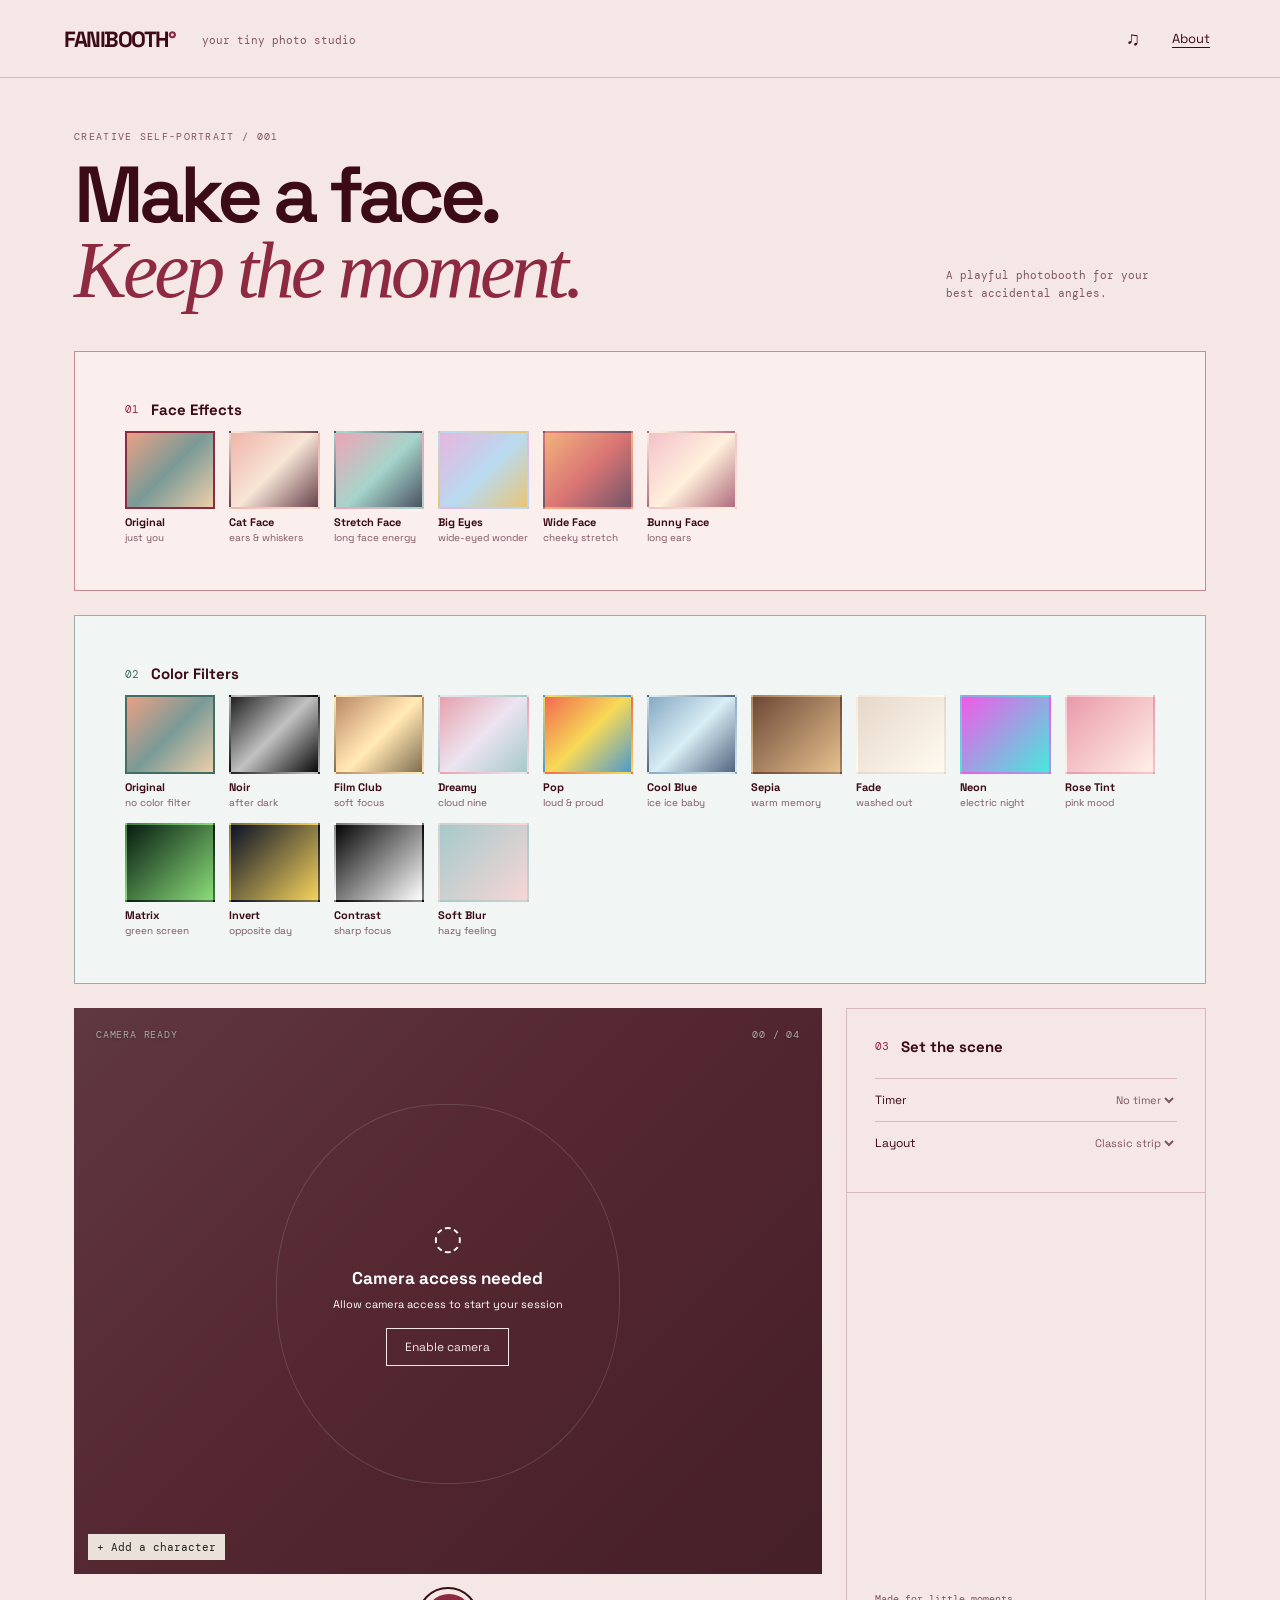
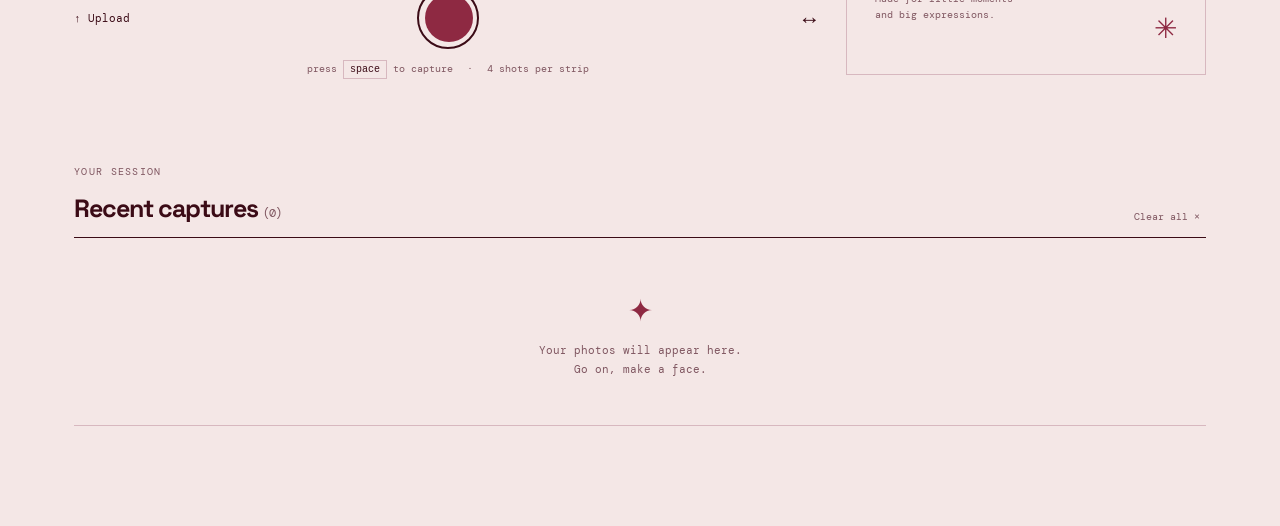
<file: index-2.html>
<!doctype html>
<html lang="id">
  <head>
    <meta charset="utf-8">
    <meta name="viewport" content="width=device-width, initial-scale=1">
    <meta name="theme-color" content="#f5efe7">
    <title>FANIBOOTH — Photobooth Studio</title>

    <link rel="preconnect" href="https://fonts.googleapis.com">
    <link rel="preconnect" href="https://fonts.gstatic.com" crossorigin>
    <link href="https://fonts.googleapis.com/css2?family=DM+Mono:wght@400;500&family=Space+Grotesk:wght@400;500;600;700&display=swap" rel="stylesheet">
    <link rel="stylesheet" href="style.css">

    <style>
      :root {
        --paper: #f4e7e6;
        --ink: #3b0b16;
        --muted: #7f5660;
        --line: #d7b8bf;
        --coral: #8e2942;
      }

      .camera-frame {
        background: #72263c;
      }

      .frame-wash {
        background: linear-gradient(135deg, #fff2, transparent 46%, #24000b55);
      }

      .empty-gallery span,
      .footer-mark {
        color: #8e2942;
      }

      .gallery-heading {
        border-color: #3b0b16;
      }

      .outline-button {
        border-color: #f4e7e6;
        color: #f4e7e6;
      }

      #canvas {
        display: none;
      }

      #faceOverlay {
        position: absolute;
        z-index: 1;
        inset: 0;
        width: 100%;
        height: 100%;
        pointer-events: none;
      }

      .camera-meta,
      .face-guide,
      .camera-message {
        z-index: 2;
      }

      .cat {
        background: linear-gradient(135deg, #efb4a8, #f7e5d6 50%, #69414c);
      }

      .effects-panel {
        border: 1px solid var(--line);
        margin-bottom: 24px;
      }

      .face-effects-panel {
        border-color: #c88b92;
        background: #faefed;
      }

      .color-filter-panel {
        border-color: #9aaea8;
        background: #f1f5f3;
      }

      .face-effects-panel .effect-card.active .effect-swatch {
        border-color: #8e2942;
      }

      .color-filter-panel .section-heading span {
        color: #426e63;
      }

      .color-filter-panel .effect-card.active .effect-swatch {
        border-color: #426e63;
      }

      .effects-panel .section-heading {
        padding: 20px 22px 0;
        margin-bottom: 12px;
      }

      .effects-panel .effect-grid {
        display: flex;
        gap: 14px;
        overflow-x: auto;
        padding: 0 22px 18px;
        scroll-snap-type: x mandatory;
        scrollbar-color: var(--coral) var(--line);
      }

      .effects-panel .effect-card {
        flex: 0 0 94px;
        scroll-snap-align: start;
      }

      .effects-panel .effect-swatch {
        aspect-ratio: 1.15;
        margin-bottom: 6px;
      }

      .camera-frame.has-photo #faceOverlay,
      .camera-frame.has-photo .face-guide,
      .camera-frame.has-photo .frame-wash {
        display: none;
      }

      .camera-controls[hidden],
      .capture-review-controls[hidden] {
        display: none;
      }

      .capture-review-controls {
        min-height: 88px;
        display: flex;
        flex-wrap: wrap;
        justify-content: center;
        align-items: center;
        gap: 14px;
      }

      .capture-review-controls button {
        min-height: 42px;
        padding: 0 16px;
        border: 1px solid var(--ink);
        background: transparent;
        font: 11px 'DM Mono', monospace;
      }

      .capture-review-controls #saveCapture {
        color: #fff;
        background: var(--ink);
      }

      .capture-review-controls #flipCapture[aria-pressed="true"] {
        border-color: var(--coral);
        background: #ef735c22;
      }

      .capture-review-controls button:disabled {
        cursor: wait;
        opacity: .6;
      }

      .gallery-item.gallery-strip {
        aspect-ratio: .34;
        background: #f4e7e6;
      }

      .gallery-item.gallery-strip img {
        object-fit: contain;
      }

      .strip-progress[hidden] {
        display: none;
      }

      .strip-progress {
        min-height: 34px;
        display: flex;
        align-items: center;
        justify-content: space-between;
        border-bottom: 1px solid var(--line);
        color: var(--muted);
        font: 10px 'DM Mono', monospace;
      }

      .strip-progress button {
        padding: 6px 0 6px 12px;
        background: transparent;
        color: var(--coral);
        font: inherit;
        text-decoration: underline;
        text-underline-offset: 3px;
      }

      #layoutSelect:disabled {
        opacity: .65;
        cursor: not-allowed;
      }

      @media (min-width: 801px) {
        .effects-panel .effect-grid {
          display: grid;
          grid-template-columns: repeat(auto-fill, minmax(84px, 1fr));
          overflow: visible;
        }

        .effects-panel .effect-card {
          min-width: 0;
        }
      }
    </style>
  </head>

  <body>
    <header class="topbar">
      <a class="wordmark" href="#">FANIBOOTH<span>°</span></a>
      <p class="top-note">your tiny photo studio</p>
      <div class="top-actions">
        <button class="icon-button" id="soundButton" type="button">♫</button>
        <button class="text-button" id="aboutButton" type="button">About</button>
      </div>
    </header>

    <main class="studio-shell">
      <section class="intro-row">
        <div>
          <p class="eyebrow">CREATIVE SELF-PORTRAIT / 001</p>
          <h1>Make a face.<br><em>Keep the moment.</em></h1>
        </div>
        <p class="intro-copy">A playful photobooth for your<br>best accidental angles.</p>
      </section>

      <section class="panel-section effects-panel face-effects-panel">
        <div class="section-heading">
          <span>01</span>
          <h2>Face Effects</h2>
        </div>

        <div class="effect-grid" id="faceEffectGrid">
          <button class="effect-card active" data-effect="original" type="button">
            <i class="effect-swatch original"></i>
            <b>Original</b>
            <small>just you</small>
          </button>
          <button class="effect-card" data-effect="cat" type="button">
            <i class="effect-swatch cat"></i>
            <b>Cat Face</b>
            <small>ears & whiskers</small>
          </button>
          <button class="effect-card" data-effect="stretch" type="button">
            <i class="effect-swatch" style="background:linear-gradient(135deg,#eea4b6,#a5d5cb 52%,#4b5262)"></i>
            <b>Stretch Face</b>
            <small>long face energy</small>
          </button>
          <button class="effect-card" data-effect="bigEyes" type="button">
            <i class="effect-swatch" style="background:linear-gradient(135deg,#e8b5dd,#b8daf0 52%,#e8c578)"></i>
            <b>Big Eyes</b>
            <small>wide-eyed wonder</small>
          </button>
          <button class="effect-card" data-effect="wide" type="button">
            <i class="effect-swatch" style="background:linear-gradient(135deg,#f2b27d,#d97474 52%,#715568)"></i>
            <b>Wide Face</b>
            <small>cheeky stretch</small>
          </button>
          <button class="effect-card" data-effect="bunny" type="button">
            <i class="effect-swatch" style="background:linear-gradient(135deg,#f3c1ca,#fff0dc 52%,#b06c7d)"></i>
            <b>Bunny Face</b>
            <small>long ears</small>
          </button>
        </div>
      </section>

      <section class="panel-section effects-panel color-filter-panel">
        <div class="section-heading">
          <span>02</span>
          <h2>Color Filters</h2>
        </div>

        <div class="effect-grid" id="filterGrid">
          <button class="effect-card active" data-effect="original" type="button">
            <i class="effect-swatch original"></i>
            <b>Original</b>
            <small>no color filter</small>
          </button>
          <button class="effect-card" data-effect="noir" type="button">
            <i class="effect-swatch noir"></i>
            <b>Noir</b>
            <small>after dark</small>
          </button>
          <button class="effect-card" data-effect="vintage" type="button">
            <i class="effect-swatch vintage"></i>
            <b>Film Club</b>
            <small>soft focus</small>
          </button>
          <button class="effect-card" data-effect="dreamy" type="button">
            <i class="effect-swatch dreamy"></i>
            <b>Dreamy</b>
            <small>cloud nine</small>
          </button>
          <button class="effect-card" data-effect="pop" type="button">
            <i class="effect-swatch pop"></i>
            <b>Pop</b>
            <small>loud & proud</small>
          </button>
          <button class="effect-card" data-effect="cool" type="button">
            <i class="effect-swatch cool"></i>
            <b>Cool Blue</b>
            <small>ice ice baby</small>
          </button>
        </div>
      </section>

      <section class="booth-layout">
        <div class="camera-column">
          <div class="camera-frame" id="cameraFrame">
            <video id="video" autoplay playsinline muted></video>
            <canvas id="canvas"></canvas>
            <img id="photoPreview" alt="Hasil foto terakhir">
            <canvas id="faceOverlay" aria-hidden="true"></canvas>
            <div class="frame-wash"></div>
            <div class="camera-meta">
              <span id="cameraStatus">CAMERA READY</span>
              <span id="shotCount">00 / 04</span>
            </div>
            <div class="face-guide"></div>
            <div class="flash" id="flash"></div>
            <div class="camera-message" id="cameraMessage">
              <span class="camera-message-icon">◌</span>
              <b>Camera access needed</b>
              <small>Allow camera access to start your session</small>
              <button class="outline-button" id="startCamera" type="button">Enable camera</button>
            </div>
          </div>

          <div class="strip-progress" id="stripProgress" hidden>
            <span id="stripProgressText"></span>
            <button id="resetStrip" type="button">Start over ×</button>
          </div>

          <div class="camera-controls">
            <label class="upload-button" for="uploadInput">↑ <span>Upload</span></label>
            <input id="uploadInput" type="file" accept="image/*" hidden>
            <button class="shutter" id="shutter" type="button"><span></span></button>
            <button class="flip-button" id="flipCamera" type="button">↔</button>
          </div>

          <div class="capture-review-controls" id="captureReviewControls" hidden>
            <button id="retakeCapture" type="button">↻ Retake</button>
            <button id="flipCapture" type="button" aria-pressed="false">↔ Flip photo</button>
            <button id="saveCapture" type="button">↓ Save to gallery</button>
          </div>

          <p class="control-hint">press <kbd>space</kbd> to capture <span>·</span> 4 shots per strip</p>
        </div>

        <aside class="control-panel">
          <div class="panel-section">
            <div class="section-heading">
              <span>03</span>
              <h2>Set the scene</h2>
            </div>

            <div class="option-row">
              <label>Timer</label>
              <select id="timerSelect">
                <option value="0">No timer</option>
                <option value="3">3 seconds</option>
                <option value="5">5 seconds</option>
                <option value="10">10 seconds</option>
              </select>
            </div>

            <div class="option-row">
              <label>Layout</label>
              <select id="layoutSelect">
                <option value="classic">Classic strip</option>
                <option value="single">Single print</option>
                <option value="grid">2 × 2 grid</option>
              </select>
            </div>
          </div>

          <div class="panel-footer">
            Made for little moments<br>and big expressions.
            <span>✳</span>
          </div>
        </aside>
      </section>

      <section class="gallery-section">
        <div class="gallery-heading">
          <div>
            <p class="eyebrow">YOUR SESSION</p>
            <h2>Recent captures <small id="galleryCount">(0)</small></h2>
          </div>
          <button class="clear-button" id="clearGallery" type="button">Clear all ×</button>
        </div>

        <div class="gallery-grid" id="galleryGrid">
          <div class="empty-gallery">
            <span>✦</span>
            <p>Your photos will appear here.<br>Go on, make a face.</p>
          </div>
        </div>
      </section>
    </main>

    <dialog id="aboutDialog">
      <button class="dialog-close" id="closeAbout" type="button">×</button>
      <p class="eyebrow">ABOUT FANIBOOTH</p>
      <h2>Stay<br>Matcha.</h2>
      <p>ILOVEYOUFANI</p>
      <small>Dibuat karna saya sayang Fani</small>
    </dialog>

    <div class="toast" id="toast"></div>
    <script src="script.js"></script>
  </body>
</html>
</file>
<file: style.css>
:root{--paper:#f5efe7;--ink:#20211d;--muted:#79776f;--line:#d9d2c8;--coral:#ef735c}*{box-sizing:border-box}body{margin:0;background:var(--paper);color:var(--ink);font-family:'Space Grotesk',sans-serif}button,select{font:inherit;color:inherit;cursor:pointer}button{border:0}.topbar{height:78px;padding:0 clamp(22px,5vw,76px);border-bottom:1px solid var(--line);display:flex;align-items:center;gap:27px}.wordmark{color:var(--ink);text-decoration:none;font-size:22px;font-weight:700;letter-spacing:-1.5px}.wordmark span{color:var(--coral)}.top-note,.intro-copy,.control-hint,.camera-meta,.eyebrow,.panel-footer{font-family:'DM Mono',monospace}.top-note{color:var(--muted);font-size:11px;margin:2px 0 0}.top-actions{margin-left:auto;display:flex;gap:20px}.icon-button,.text-button{background:none;font-size:13px}.icon-button{font-size:19px}.text-button{text-decoration:underline;text-underline-offset:4px}.studio-shell{max-width:1260px;padding:52px clamp(22px,5vw,76px) 100px;margin:auto}.intro-row{display:flex;justify-content:space-between;align-items:end;margin-bottom:42px}.eyebrow{margin:0 0 14px;font-size:10px;letter-spacing:1.3px;color:var(--muted)}h1{font-size:clamp(42px,6.2vw,81px);line-height:.95;letter-spacing:-5px;margin:0;font-weight:600}h1 em{color:var(--coral);font-family:Georgia,serif;font-weight:400;letter-spacing:-4px}.intro-copy{color:var(--muted);font-size:11px;line-height:1.65;margin:0 5% 7px 0}.booth-layout{display:grid;grid-template-columns:minmax(0,1.35fr) minmax(310px,.65fr);gap:24px}.camera-frame{background:#d0c8bd;aspect-ratio:1.32;position:relative;overflow:hidden}.camera-frame video,.camera-frame #photoPreview{width:100%;height:100%;object-fit:cover;display:block}.camera-frame #photoPreview{display:none}.camera-frame.has-photo video{display:none}.camera-frame.has-photo #photoPreview{display:block}.frame-wash{position:absolute;inset:0;background:linear-gradient(135deg,#fff2,transparent 46%,#0003);pointer-events:none}.camera-meta{position:absolute;top:20px;left:22px;right:22px;color:#fff;display:flex;justify-content:space-between;font-size:10px;letter-spacing:.8px;text-shadow:0 1px 3px #0006}.face-guide{position:absolute;width:46%;height:67%;border:1px solid #fff8;border-radius:48%;top:17%;left:27%;opacity:.45}.flash{position:absolute;inset:0;background:#fff;opacity:0;pointer-events:none}.flash.active{animation:flash .38s}@keyframes flash{0%{opacity:.9}100%{opacity:0}}.camera-message{position:absolute;inset:0;display:flex;flex-direction:column;align-items:center;justify-content:center;gap:8px;text-align:center;color:#fff;background:#28282266}.camera-message-icon{font-size:34px}.camera-message b{font-size:17px}.camera-message small{font-size:11px}.camera-message.hidden{display:none}.outline-button{background:transparent;border:1px solid #fff;color:#fff;padding:10px 18px;margin-top:9px;font-size:12px}.camera-controls{height:88px;display:flex;justify-content:center;align-items:center;position:relative}.shutter{width:62px;height:62px;border:2px solid var(--ink);border-radius:50%;background:transparent;display:grid;place-items:center}.shutter span{width:48px;height:48px;border-radius:50%;background:var(--coral);transition:.15s}.shutter:active span{transform:scale(.88)}.upload-button,.flip-button{position:absolute;background:none;font:11px 'DM Mono',monospace}.upload-button{left:0}.flip-button{right:0;font-size:22px}.control-hint{text-align:center;color:var(--muted);font-size:10px;margin:0}.control-hint kbd{border:1px solid var(--line);padding:3px 6px;color:var(--ink)}.control-hint span{padding:0 8px}.control-panel{border:1px solid var(--line);display:flex;flex-direction:column}.panel-section{padding:28px;border-bottom:1px solid var(--line)}.section-heading{display:flex;align-items:center;gap:12px;margin-bottom:22px}.section-heading span{color:var(--coral);font:11px 'DM Mono',monospace}.section-heading h2{font-size:15px;margin:0}.effect-grid{display:grid;grid-template-columns:repeat(3,1fr);gap:14px 8px}.effect-card{text-align:left;background:none;padding:0}.effect-swatch{display:block;width:100%;aspect-ratio:1;margin-bottom:8px;border:2px solid transparent}.effect-card.active .effect-swatch{border-color:var(--ink)}.effect-card b,.effect-card small{display:block}.effect-card b{font-size:11px}.effect-card small{color:var(--muted);font-size:10px;margin-top:2px}.original{background:linear-gradient(135deg,#eaa184,#7a9a97 50%,#edcfaa)}.noir{background:linear-gradient(135deg,#20221e,#c4c2b8 50%,#080908);filter:grayscale(1)}.vintage{background:linear-gradient(135deg,#bc7653,#efd7a5 52%,#756546);filter:sepia(.45)}.dreamy{background:linear-gradient(135deg,#e7a1ac,#ece4f0 50%,#a6c9ca)}.pop{background:linear-gradient(135deg,#f16a50,#f7da57 50%,#4d9ace)}.cool{background:linear-gradient(135deg,#87a9c3,#d8edf4 50%,#52647f)}.option-row{display:flex;justify-content:space-between;padding:13px 0;border-top:1px solid var(--line);font-size:12px}.option-row select{border:0;background:transparent;text-align:right;outline:none;font-size:11px;color:var(--muted)}.panel-footer{margin-top:auto;padding:22px 28px;color:var(--muted);font-size:10px;line-height:1.6}.panel-footer span{float:right;color:var(--coral);font-size:28px}.gallery-section{margin-top:90px}.gallery-heading{display:flex;justify-content:space-between;align-items:end;border-bottom:1px solid var(--ink);padding-bottom:13px}.gallery-heading h2{margin:0;font-size:25px;letter-spacing:-1px}.gallery-heading h2 small{color:var(--muted);font:12px 'DM Mono',monospace}.clear-button{background:none;font:10px 'DM Mono',monospace;color:var(--muted)}.gallery-grid{display:grid;grid-template-columns:repeat(4,1fr);gap:16px;padding-top:18px}.empty-gallery{grid-column:1/-1;text-align:center;color:var(--muted);padding:35px;border-bottom:1px solid var(--line)}.empty-gallery span{color:var(--coral);font-size:30px}.empty-gallery p{font:11px 'DM Mono',monospace;line-height:1.7}.gallery-item{position:relative;aspect-ratio:1;overflow:hidden}.gallery-item img{width:100%;height:100%;object-fit:cover}.gallery-item button{position:absolute;right:8px;top:8px;background:#f5efe7dd;width:26px;height:26px;border-radius:50%}.toast{position:fixed;left:50%;bottom:26px;transform:translate(-50%,20px);background:var(--ink);color:#fff;padding:12px 18px;font:11px 'DM Mono',monospace;opacity:0;transition:.25s;z-index:5}.toast.show{opacity:1;transform:translate(-50%,0)}dialog{border:1px solid var(--ink);background:var(--paper);max-width:410px;padding:38px}dialog::backdrop{background:#20211d55}.dialog-close{position:absolute;right:14px;top:12px;background:none;font-size:23px}dialog h2{font-size:35px;line-height:.95;letter-spacing:-2px}dialog p{line-height:1.6;color:var(--muted);font-size:13px}dialog small{font:10px 'DM Mono',monospace;color:var(--muted)}.effect-original{filter:none}.effect-noir{filter:grayscale(1) contrast(1.2)}.effect-vintage{filter:sepia(.48) saturate(.85) contrast(.95)}.effect-dreamy{filter:saturate(.8) brightness(1.08) contrast(.9)}.effect-pop{filter:saturate(1.75) contrast(1.15)}.effect-cool{filter:hue-rotate(18deg) saturate(.9) brightness(1.04)}@media(max-width:800px){.topbar{height:66px}.top-note{display:none}.studio-shell{padding-top:35px}.intro-row{display:block;margin-bottom:28px}h1{letter-spacing:-3px}.intro-copy{margin-top:22px}.booth-layout{display:block}.control-panel{margin-top:28px}.panel-footer{display:none}.gallery-section{margin-top:60px}.gallery-grid{grid-template-columns:repeat(2,1fr)}.camera-frame{aspect-ratio:1}}@media(max-width:420px){.upload-button span{display:none}.panel-section{padding:22px}}
</file>
